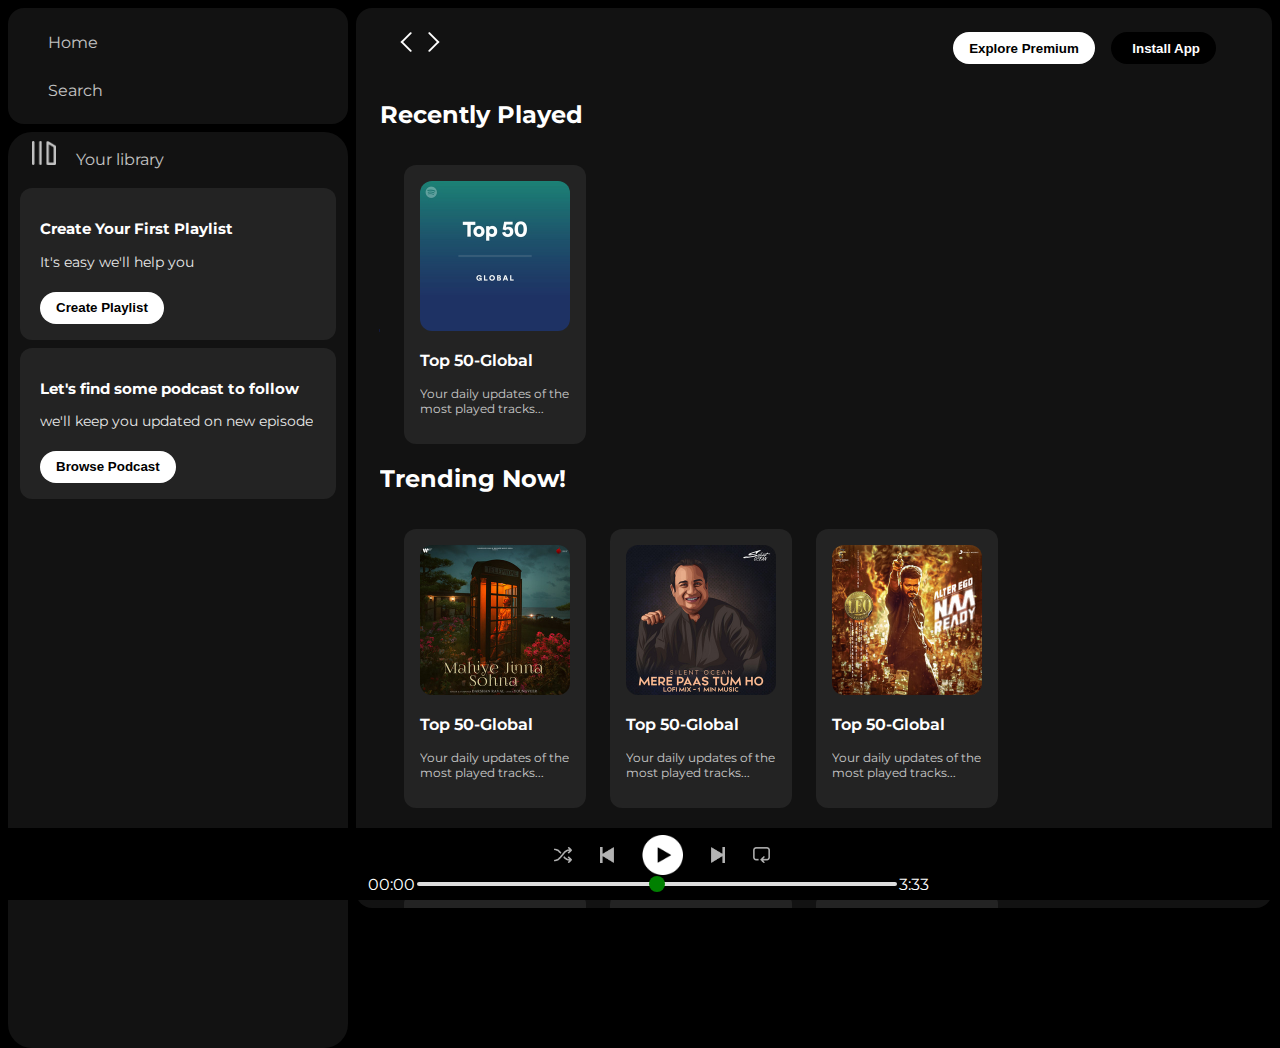
<file: index.html>
<!DOCTYPE html>
<html lang="en">
<head>
    <meta charset="UTF-8">
    <meta name="viewport" content="width=device-width, initial-scale=1.0">
    <title>Spotify:Web music player for everyone</title>
    <link rel="stylesheet" href="https://cdnjs.cloudflare.com/ajax/libs/font-awesome/6.5.1/css/all.min.css" integrity="sha512-DTOQO9RWCH3ppGqcWaEA1BIZOC6xxalwEsw9c2QQeAIftl+Vegovlnee1c9QX4TctnWMn13TZye+giMm8e2LwA==" crossorigin="anonymous" referrerpolicy="no-referrer" />
    <link rel="icon" href="logo.png">
    <link rel="stylesheet" href="styles.css">
    <link rel="preconnect" href="https://fonts.googleapis.com">
    <link rel="preconnect" href="https://fonts.gstatic.com" crossorigin>
    <link href="https://fonts.googleapis.com/css2?family=Montserrat:wght@300;400;500;700&display=swap" rel="stylesheet">
</head>
<body>
    <div class="main">
        <div class="sidebar">
            <div class="nav">
                <div class="nav-option">
                    <i class="fa-solid fa-house"></i>
                    <a href="#">Home</a>
                </div>
                <div class="nav-option">
                    <i class="fa-solid fa-magnifying-glass"></i>
                    <a href="#">Search</a>
                </div>
            </div>
            <div class="library">
                <div class="option">
                   <div class="library-options nav-option">
                    <img src="library_icon.png">
                    <a href="#">Your library</a>
                   </div>
                   <div class="icons">
                    <i class="fa-solid fa-plus"></i>
                    <i class="fa-solid fa-arrow-right"></i>
                   </div>
                </div>
                <div class="lib-box">
                    <div class="box">
                        <p class="box_p1">
                            Create Your First Playlist
                        </p>
                        <ol class="list">

                        </ol>
                        <p class="box_p2">
                            It's easy we'll help you
                        </p>
                        <button class="badge" id="create">
                            Create Playlist
                        </button>
                        <form class="frm" id="form1">
                            <input type="text" placeholder="Enter Songs" class="badge songs">
                            <button class="badge go">GO!!</button>
                        </form>
                        
                    </div>
                    <div class="box">
                        <p class="box_p1">
                            Let's find some podcast to follow
                        </p>
                        <p class="box_p2">
                            we'll keep you updated on new episode
                        </p>
                        <button class="badge">
                            Browse Podcast
                        </button>
                    </div>
                </div>
            </div>

        </div>
        <div class="main-content">
            <div class="sticky-nav">
                <div class="sticky-nav-icon">
                    <img src="backward_icon.png">
                    <img src="forward_icon.png" class="hide">
                </div>
                <div class="sticky-nav-options">
                    <button class="badge nav-item hide">
                        Explore Premium
                    </button>
                    <button class="badge nav-item dark-badge">
                        <i class="fa-regular fa-circle-down" style="margin-right: 0.35rem;"></i>Install App
                    </button>
                    <i class="fa-regular fa-user nav-item"></i> 
                </div>
            </div>
            <h2>Recently Played</h2>
            <div class="card-container">
                <div class="card">
                    <img src="card1img.jpeg" class="card-img">
                    <p class="card-title" >Top 50-Global</p>
                    <p class="card-info">Your daily updates of the most played tracks...</p>
                </div>
            </div>


            <h2>Trending Now!</h2>
            <div class="card-container">
                <div class="card">
                    <img src="card2img.jpeg" class="card-img">
                    <p class="card-title" >Top 50-Global</p>
                    <p class="card-info">Your daily updates of the most played tracks...</p>
                </div>
                <div class="card">
                    <img src="card3img.jpeg" class="card-img">
                    <p class="card-title" >Top 50-Global</p>
                    <p class="card-info">Your daily updates of the most played tracks...</p>
                </div>
                <div class="card">
                    <img src="card4img.jpeg" class="card-img">
                    <p class="card-title" >Top 50-Global</p>
                    <p class="card-info">Your daily updates of the most played tracks...</p>
                </div>
            </div>


            <h2>Featured Charts</h2>
            <div class="card-container">
                <div class="card">
                    <img src="card5img.jpeg" class="card-img">
                    <p class="card-title" >Top 50-Global</p>
                    <p class="card-info">Your daily updates of the most played tracks...</p>
                </div>
                <div class="card">
                    <img src="card6img.jpeg" class="card-img">
                    <p class="card-title" >Top 50-Global</p>
                    <p class="card-info">Your daily updates of the most played tracks...</p>
                </div>
                <div class="card">
                    <img src="card1img.jpeg" class="card-img">
                    <p class="card-title" >Top 50-Global</p>
                    <p class="card-info">Your daily updates of the most played tracks...</p>
                </div>
            </div>
            <div class="footer">
                <div class="line">

                </div>
            </div>
        </div>
        <div class="music_player">
            <div class="album"></div>
            <div class="player">
                <div class="player-controls">
                    <img src="player_icon1.png" class="player-control-icon">
                    <img src="player_icon2.png" class="player-control-icon">
                    <img src="player_icon3.png" class="player-control-icon" style="opacity: 1; height: 2.5rem">
                    <img src="player_icon4.png" class="player-control-icon">
                    <img src="player_icon5.png" class="player-control-icon">

                </div>
                <div class="playback-bar">
                    <span class="curr-time">00:00</span>
                    <input type="range" min="0" max="100" class="progress-bar">
                    <span class="tot-time" >3:33</span>
                </div>
            </div>
            <div class="controls">
                
            </div>
        </div>
    </div>
    <script src="app.js"></script>
</body>
</html>
</file>
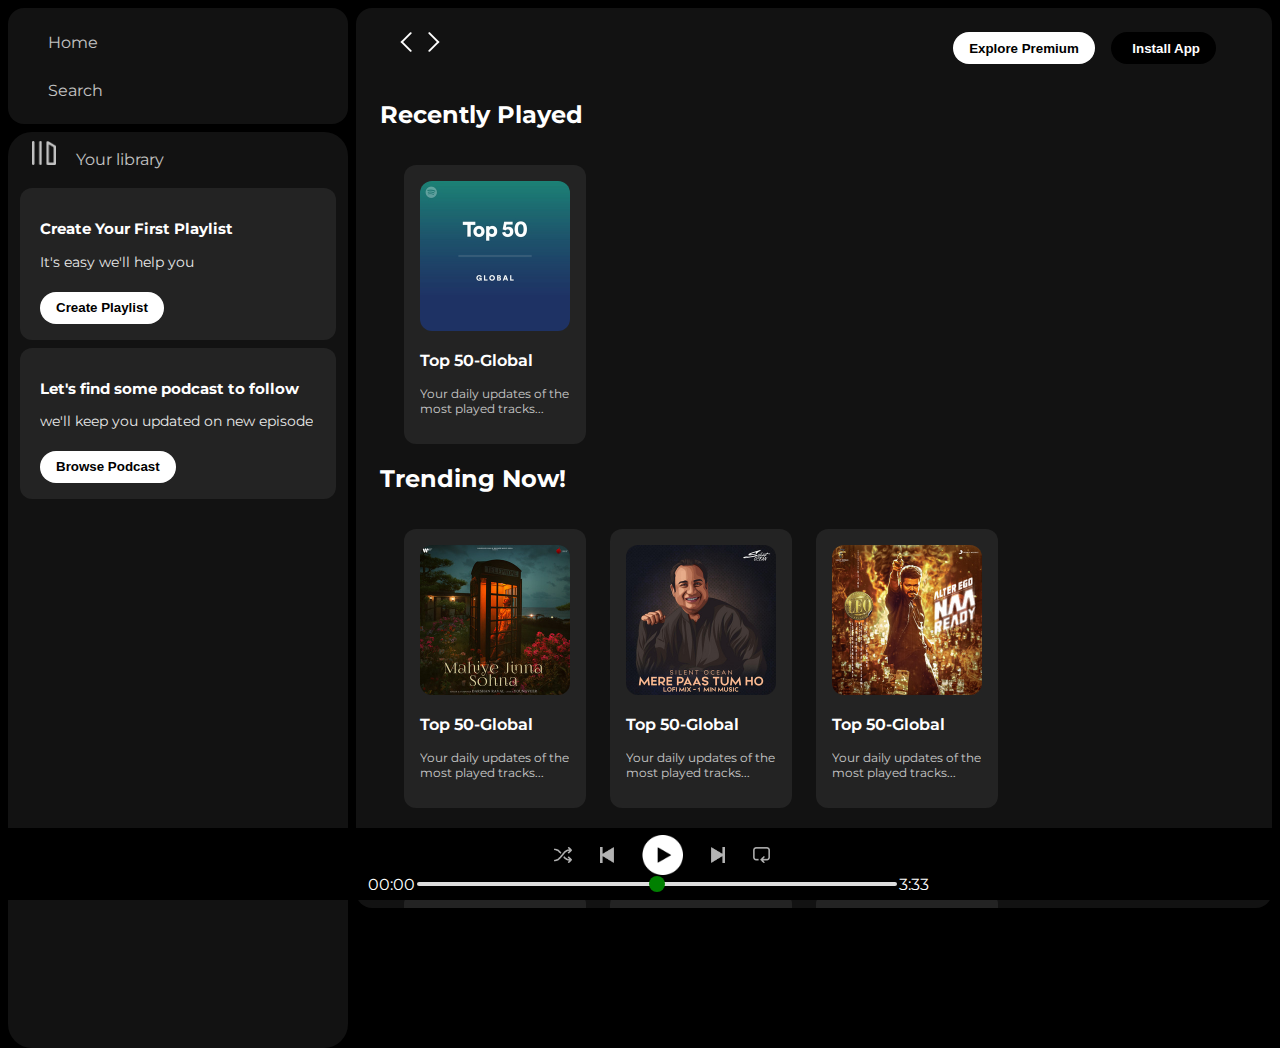
<file: spotify.html>
<!DOCTYPE html>
<html lang="en">
<head>
    <meta charset="UTF-8">
    <meta name="viewport" content="width=device-width, initial-scale=1.0">
    <title>Spotify:Web music player for everyone</title>
    <link rel="stylesheet" href="https://cdnjs.cloudflare.com/ajax/libs/font-awesome/6.5.1/css/all.min.css" integrity="sha512-DTOQO9RWCH3ppGqcWaEA1BIZOC6xxalwEsw9c2QQeAIftl+Vegovlnee1c9QX4TctnWMn13TZye+giMm8e2LwA==" crossorigin="anonymous" referrerpolicy="no-referrer" />
    <link rel="icon" href="logo.png">
    <link rel="stylesheet" href="styles.css">
    <link rel="preconnect" href="https://fonts.googleapis.com">
    <link rel="preconnect" href="https://fonts.gstatic.com" crossorigin>
    <link href="https://fonts.googleapis.com/css2?family=Montserrat:wght@300;400;500;700&display=swap" rel="stylesheet">
</head>
<body>
    <div class="main">
        <div class="sidebar">
            <div class="nav">
                <div class="nav-option">
                    <i class="fa-solid fa-house"></i>
                    <a href="#">Home</a>
                </div>
                <div class="nav-option">
                    <i class="fa-solid fa-magnifying-glass"></i>
                    <a href="#">Search</a>
                </div>
            </div>
            <div class="library">
                <div class="option">
                   <div class="library-options nav-option">
                    <img src="library_icon.png">
                    <a href="#">Your library</a>
                   </div>
                   <div class="icons">
                    <i class="fa-solid fa-plus"></i>
                    <i class="fa-solid fa-arrow-right"></i>
                   </div>
                </div>
                <div class="lib-box">
                    <div class="box">
                        <p class="box_p1">
                            Create Your First Playlist
                        </p>
                        <ol class="list">

                        </ol>
                        <p class="box_p2">
                            It's easy we'll help you
                        </p>
                        <button class="badge" id="create">
                            Create Playlist
                        </button>
                        <form class="frm" id="form1">
                            <input type="text" placeholder="Enter Songs" class="badge songs">
                            <button class="badge go">GO!!</button>
                        </form>
                        
                    </div>
                    <div class="box">
                        <p class="box_p1">
                            Let's find some podcast to follow
                        </p>
                        <p class="box_p2">
                            we'll keep you updated on new episode
                        </p>
                        <button class="badge">
                            Browse Podcast
                        </button>
                    </div>
                </div>
            </div>

        </div>
        <div class="main-content">
            <div class="sticky-nav">
                <div class="sticky-nav-icon">
                    <img src="backward_icon.png">
                    <img src="forward_icon.png" class="hide">
                </div>
                <div class="sticky-nav-options">
                    <button class="badge nav-item hide">
                        Explore Premium
                    </button>
                    <button class="badge nav-item dark-badge">
                        <i class="fa-regular fa-circle-down" style="margin-right: 0.35rem;"></i>Install App
                    </button>
                    <i class="fa-regular fa-user nav-item"></i> 
                </div>
            </div>
            <h2>Recently Played</h2>
            <div class="card-container">
                <div class="card">
                    <img src="card1img.jpeg" class="card-img">
                    <p class="card-title" >Top 50-Global</p>
                    <p class="card-info">Your daily updates of the most played tracks...</p>
                </div>
            </div>


            <h2>Trending Now!</h2>
            <div class="card-container">
                <div class="card">
                    <img src="card2img.jpeg" class="card-img">
                    <p class="card-title" >Top 50-Global</p>
                    <p class="card-info">Your daily updates of the most played tracks...</p>
                </div>
                <div class="card">
                    <img src="card3img.jpeg" class="card-img">
                    <p class="card-title" >Top 50-Global</p>
                    <p class="card-info">Your daily updates of the most played tracks...</p>
                </div>
                <div class="card">
                    <img src="card4img.jpeg" class="card-img">
                    <p class="card-title" >Top 50-Global</p>
                    <p class="card-info">Your daily updates of the most played tracks...</p>
                </div>
            </div>


            <h2>Featured Charts</h2>
            <div class="card-container">
                <div class="card">
                    <img src="card5img.jpeg" class="card-img">
                    <p class="card-title" >Top 50-Global</p>
                    <p class="card-info">Your daily updates of the most played tracks...</p>
                </div>
                <div class="card">
                    <img src="card6img.jpeg" class="card-img">
                    <p class="card-title" >Top 50-Global</p>
                    <p class="card-info">Your daily updates of the most played tracks...</p>
                </div>
                <div class="card">
                    <img src="card1img.jpeg" class="card-img">
                    <p class="card-title" >Top 50-Global</p>
                    <p class="card-info">Your daily updates of the most played tracks...</p>
                </div>
            </div>
            <div class="footer">
                <div class="line">

                </div>
            </div>
        </div>
        <div class="music_player">
            <div class="album"></div>
            <div class="player">
                <div class="player-controls">
                    <img src="player_icon1.png" class="player-control-icon">
                    <img src="player_icon2.png" class="player-control-icon">
                    <img src="player_icon3.png" class="player-control-icon" style="opacity: 1; height: 2.5rem">
                    <img src="player_icon4.png" class="player-control-icon">
                    <img src="player_icon5.png" class="player-control-icon">

                </div>
                <div class="playback-bar">
                    <span class="curr-time">00:00</span>
                    <input type="range" min="0" max="100" class="progress-bar">
                    <span class="tot-time" >3:33</span>
                </div>
            </div>
            <div class="controls">
                
            </div>
        </div>
    </div>
    <script src="app.js"></script>
</body>
</html>
</file>
<file: styles.css>
body{
    font-family: 'Montserrat', sans-serif;
    margin: 0;
    background-color: black;
    color: white;
    overflow: hidden;
}
.main{
    display: flex;
    height: 100vh;
    padding: 0.5rem;
    
}
.sidebar{
    background-color:black;
    width: 340px;
    border-radius: 1rem;
    margin-right: 0.5rem;
}
.main-content{
    background-color: #121212;
     flex:1; 
     /* all the remaning to me */ 
     border-radius: 1rem;
     overflow: auto;
     padding: 0 1.5rem 0 1.5rem;
}
.music_player{
    background-color:black;
    bottom: 0px;
    position: fixed;
    height: 72px;
    width: 100%;
}
a{
    text-decoration: none;
    color: white;
}
.nav{
    background-color: #121212;
    display: flex;
    border-radius: 1rem;
    flex-direction: column;
    justify-content: center;
    padding: 0.5rem 0.75rem;
    height: 100px;
    justify-content: space-evenly;
}
.nav-option{
    line-height: 2.5rem;
    opacity: 0.75;
    padding-left: 0.75rem;

}

.nav-option:hover{
    opacity: 1;

}
.nav-option i{
    font-size: 1.25rem;
}
.nav-option a{
    font: 1rem;
    margin-left: 1rem;
}
.library{
    background-color: #121212;
    border-radius: 1.5rem;
    height: 100%;
    margin-top: 0.5rem;
    padding: 0.5rem 0.75rem;

}
.option{
    display: flex;
    justify-content: space-between;
    align-items: center;
}
.library-options img{
    height: 1.5rem;
    width: 1.5rem;
   
}
.icons{
    display: flex;
    font-size: 1.5rem;

}
.icons i{
    opacity: 0.75;
    margin-right: 1.5rem;
}
.icons i:hover{
    opacity: 1;
}
.box{
    /* width: 100%; */
    height: 50%;
    background-color: #232323;
    margin: 0.5rem 0 0.5rem 0;
    border-radius: 0.75rem;
    padding: 1rem 1.25rem;
}
.box_p1{
    font-size: 0.95rem;
    font-weight: 700;
}
.box_p2{
    font-size: 0.85rem;
    opacity: 0.9;
}
.badge{
    background-color: #fff;
    border: none;
    border-radius: 100px;
    padding: 0.25rem 1rem;
    font-weight: 700;
    margin-top: 0.5rem;
    height:2rem;
    width: fit;
}
.dark-badge{
    background-color: black;
    color: #fff;
}
.sticky-nav{
    position: sticky;
    top:0px;
    background-color: #121212;
    display: flex;
    justify-content: space-between;
    align-items: center;
    padding: 1rem 0 1rem 0;
    z-index: 4;
}
.sticky-nav-icon{
    margin-left: 0.85rem;
}
.sticky-nav-options{
    display: flex;
    justify-content: space-around;
    align-items: center;
}
.nav-item{
    margin-right: 1rem;
}
@media(max-width:1000px){
    .hide{
        display: none;
    }
}
.card{
    background-color: #232323;
    width:150px;
    padding: 1rem;
    border-radius: 0.75rem;
    margin-left: 1.5rem;
    margin-top: 1rem;
}
.card-container{
    display: flex;
    flex-wrap: wrap;
}
.card-img{
    width:100%;
    border-radius: 0.75rem;
}
.card-title{
    font-weight: 650;
}
.card-info{
    font-size: 0.75rem;
    opacity: 0.75;
}
.footer{
    height:300px;
    display: flex;
    align-items: center;
    justify-content: center;
}
.line{
    width:90%;
    opacity:0.4;
    height:50%;
    border-top: 1px solid white;
}
.music_player{
    display: flex;
    justify-content: space-between;
    align-items: center;
}
.album{
    width:25%;
}
.player{
    width:50%;
}
.controls{
    width:25%;
}
.player-control-icon{
    height: 1rem;
    margin-left: 1.75rem;
    opacity: 0.7;
}
.player-controls{
    display: flex;
    justify-content: center;
    align-items: center;
}
.player-control-icon:hover{
   
    opacity: 1;
}
.playback-bar{
    display: flex;
    justify-content: center;
    align-items: center;
}
.progress-bar{
    appearance: none;
    width: 75%;
    cursor: pointer;
    background-color: transparent;
}

.progress-bar::-webkit-slider-runnable-track{
    background-color: #ddd;
    border-radius: 100px;
    height: 0.20rem;
}
.progress-bar::-webkit-slider-thumb{
    appearance: none;
    height: 1rem;
    width: 1rem;
    background-color: green;
    border-radius: 50%;
    margin-top: -6px;
}

.frm{
    display: none;
}

.frm1{
    display:block;
}
</file>
